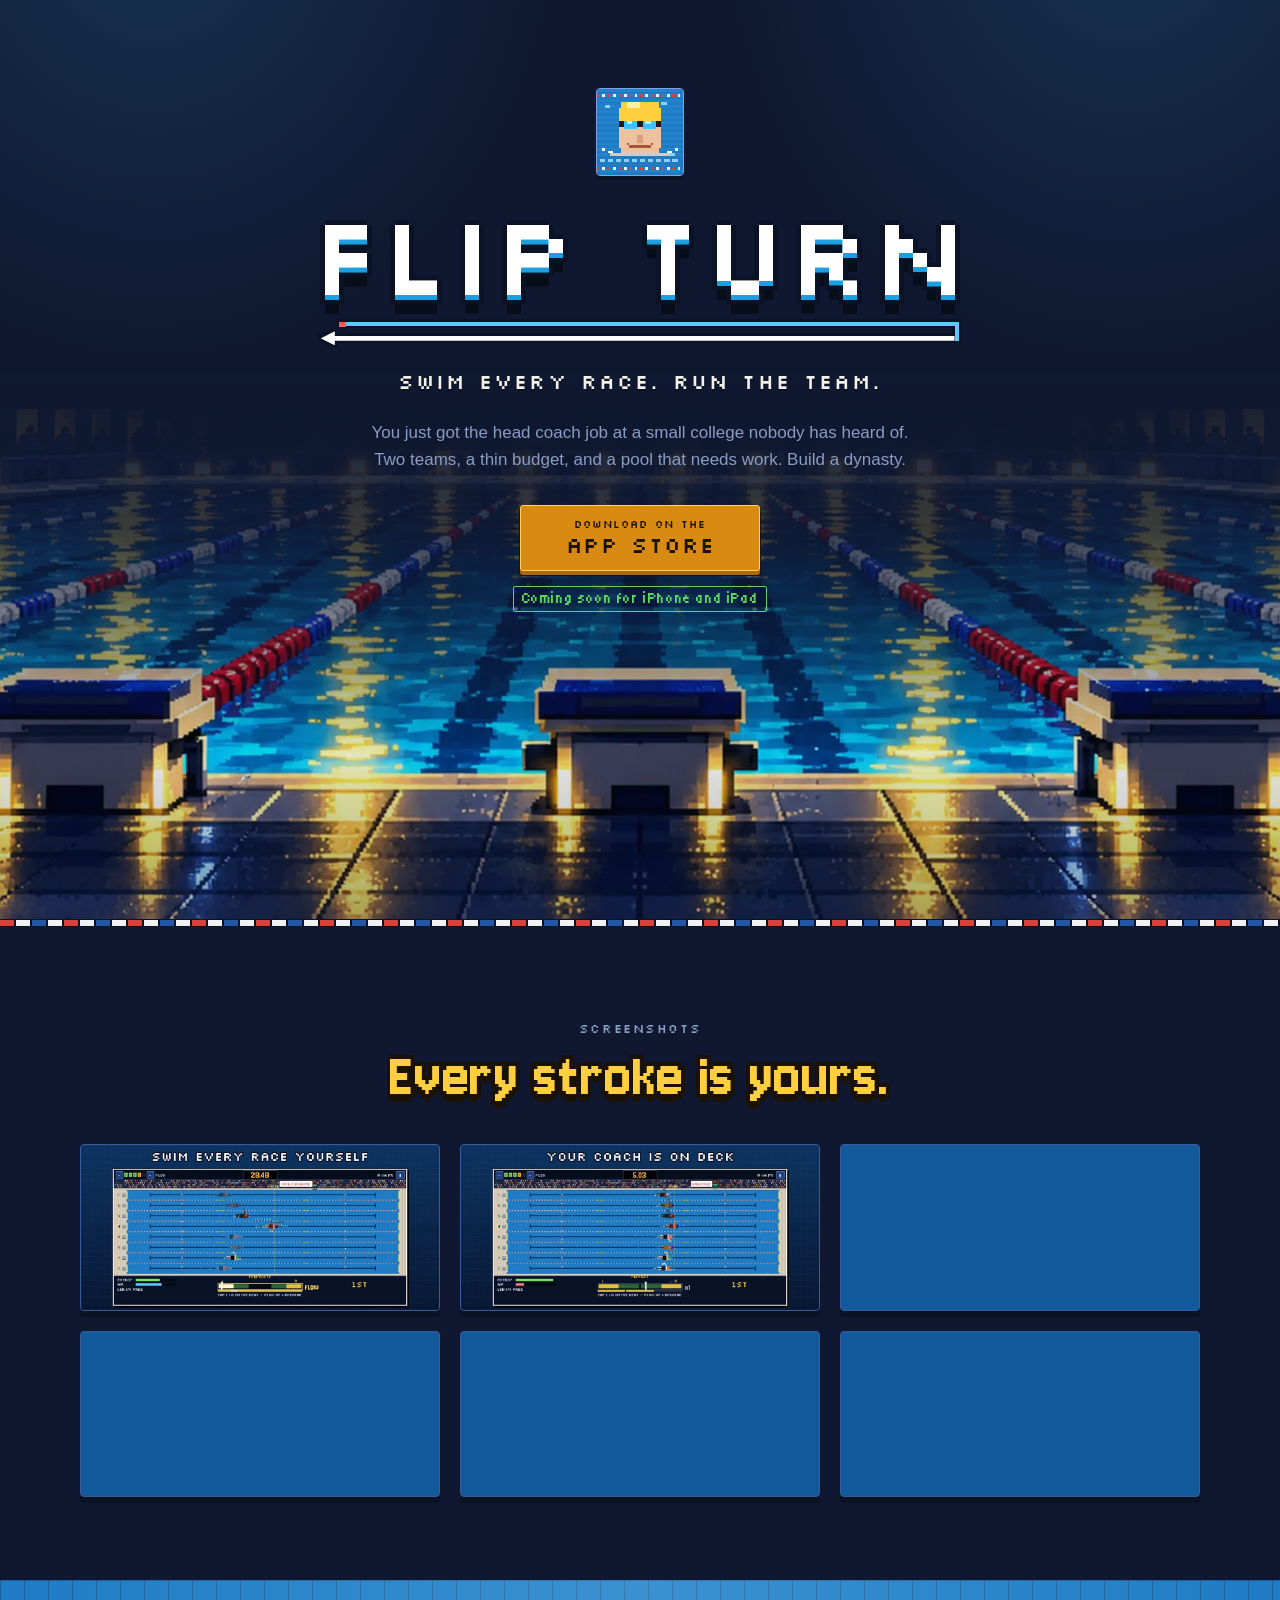
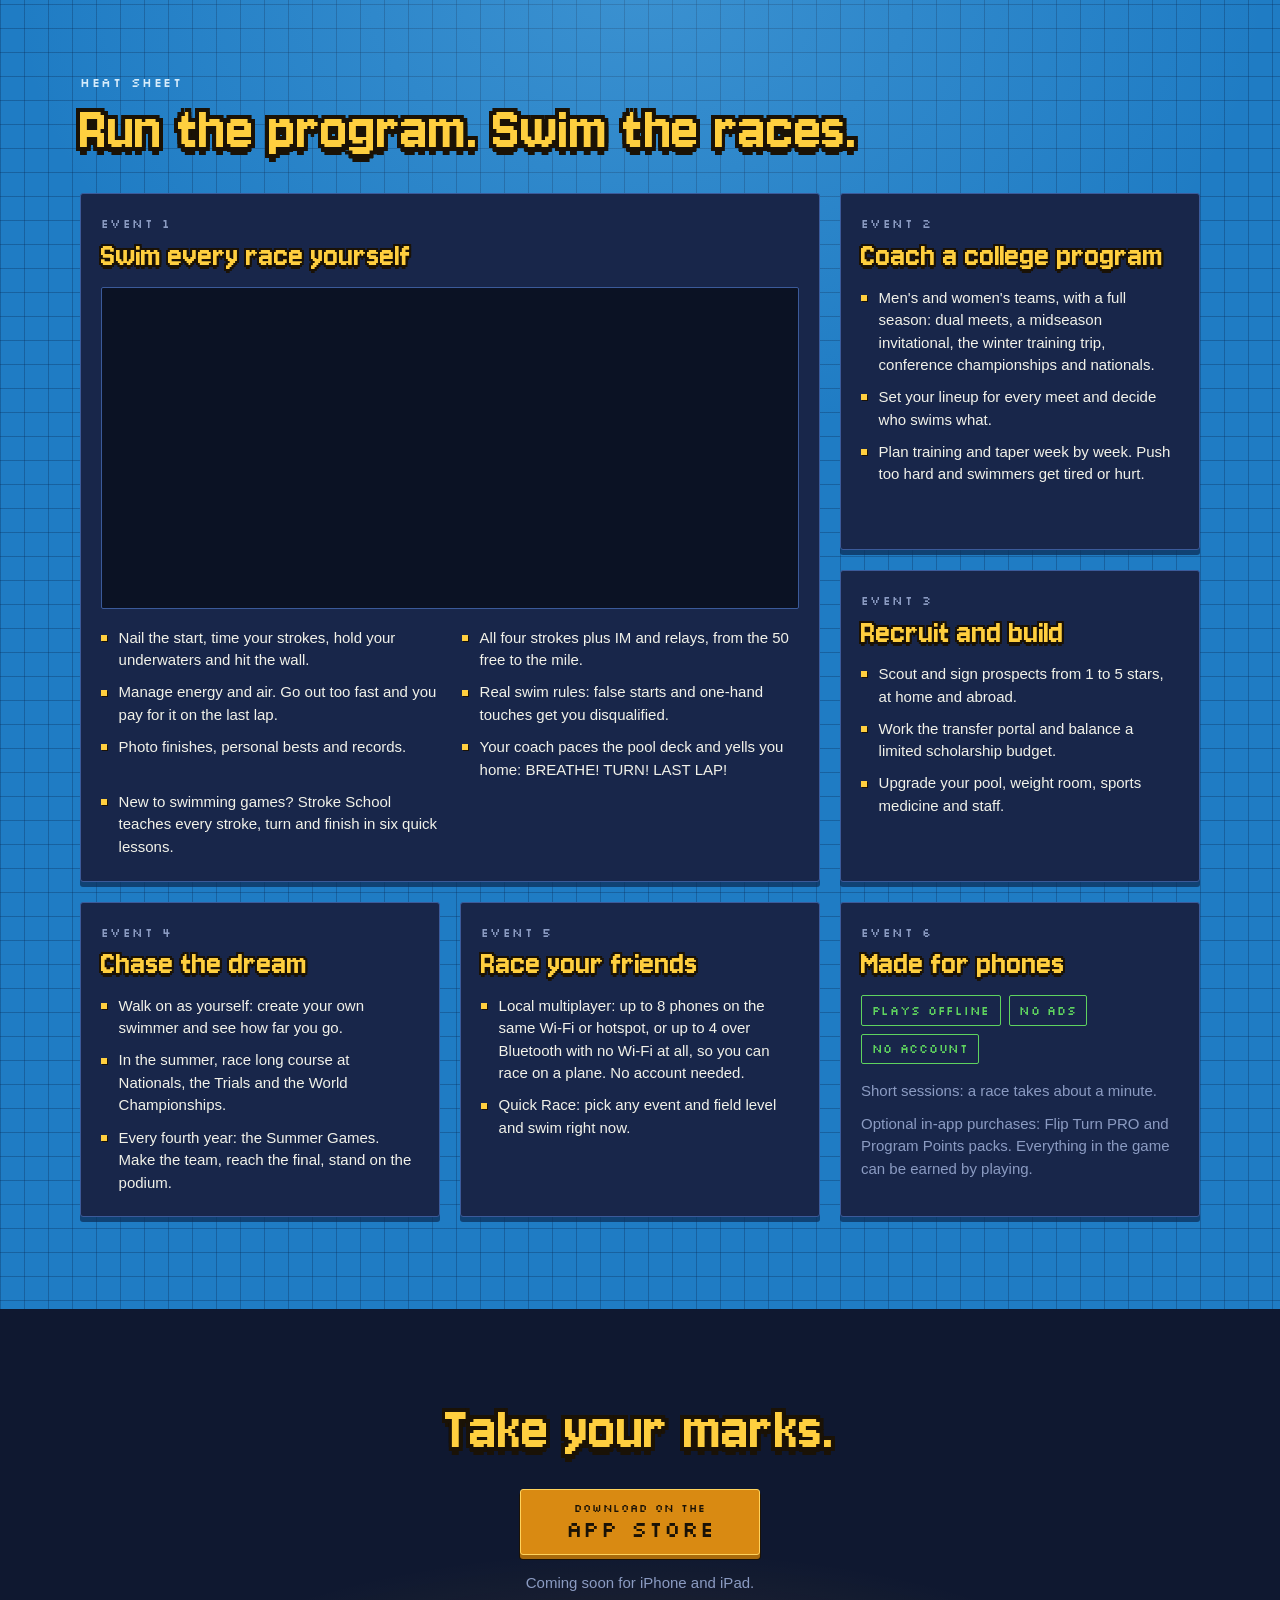
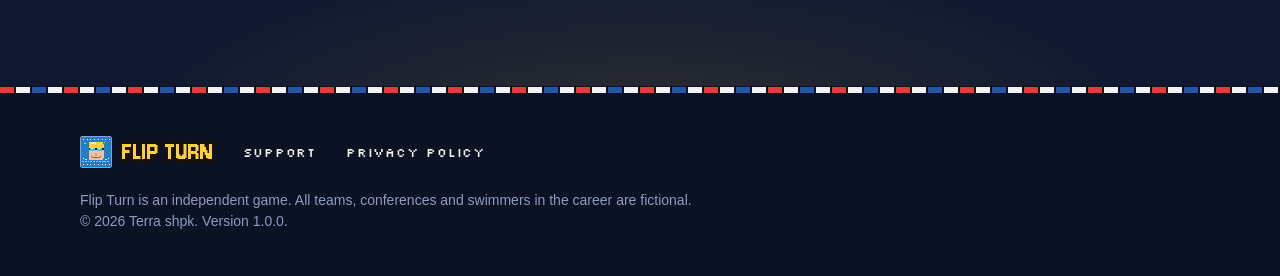
<file: index.html>
<!doctype html>
<html lang="en">
<head>
  <meta charset="utf-8">
  <meta name="viewport" content="width=device-width, initial-scale=1">
  <meta http-equiv="Content-Security-Policy" content="default-src 'none'; style-src 'self'; img-src 'self'; font-src 'self'; base-uri 'none'; form-action 'none'">
  <meta name="referrer" content="strict-origin-when-cross-origin">
  <title>Flip Turn: Retro Swimming</title>
  <meta name="description" content="Flip Turn is a pixel-art college swimming game for iPhone and iPad. Run the program, recruit and train your team, and swim every race yourself.">
  <meta name="robots" content="index, follow">
  <link rel="canonical" href="https://akikawasaki21.github.io/retroswim-site/">
  <meta name="theme-color" content="#0f1830">
  <meta name="color-scheme" content="dark">
  <!-- Smart App Banner: uncomment and put in the App Store ID once the app is live. -->
  <!-- <meta name="apple-itunes-app" content="app-id=0000000000"> -->
  <meta property="og:type" content="website">
  <meta property="og:site_name" content="Flip Turn">
  <meta property="og:title" content="Flip Turn: Retro Swimming">
  <meta property="og:description" content="Take a small college swim team from the bottom of the conference to the national podium. Swim every race yourself.">
  <meta property="og:url" content="https://akikawasaki21.github.io/retroswim-site/">
  <meta property="og:image" content="https://akikawasaki21.github.io/retroswim-site/assets/img/og.jpg">
  <meta property="og:image:width" content="1200">
  <meta property="og:image:height" content="630">
  <meta property="og:image:alt" content="The Flip Turn logo over the game's pixel-art pool, with swimmers racing in the lanes">
  <meta name="twitter:card" content="summary_large_image">
  <link rel="icon" href="favicon.ico" sizes="any">
  <link rel="icon" href="assets/img/icon-32.png" type="image/png" sizes="32x32">
  <link rel="apple-touch-icon" href="apple-touch-icon.png">
  <link rel="preload" href="assets/fonts/Jersey10-Regular.woff2" as="font" type="font/woff2" crossorigin>
  <link rel="stylesheet" href="assets/css/site.css">
</head>
<body>
  <a class="skip-link" href="#main">Skip to content</a>

  <header class="hero">
    <div class="container">
      <img class="hero__icon pixelated" src="assets/img/icon-192.png" width="88" height="88" alt="">
      <h1 class="logo" data-text="FLIP TURN"><span class="logo__fill">FLIP TURN</span></h1>
      <div class="logo-lap" aria-hidden="true"><span class="logo-lap__dot"></span></div>
      <p class="hero__tagline">Swim every race. Run the team.</p>
      <p class="hero__pitch">You just got the head coach job at a small college nobody has heard of. Two teams, a thin budget, and a pool that needs work. Build a dynasty.</p>
      <div class="hero__cta">
        <!-- Placeholder until the app is live: replace href with https://apps.apple.com/app/id<APP_ID> -->
        <a class="btn btn--primary btn--store" href="#">
          <span class="btn__small">Download on the</span>
          <span class="btn__big">App Store</span>
        </a>
        <span class="tag">Coming soon for iPhone and iPad</span>
      </div>
    </div>
  </header>

  <div class="lane-rope" role="presentation"></div>

  <main id="main">
    <section class="shots-section" aria-labelledby="shots-heading">
      <div class="container section-head section-head--center">
        <p class="eyebrow">Screenshots</p>
        <h2 class="headline" id="shots-heading">Every stroke is yours.</h2>
      </div>
      <ul class="shots" tabindex="0" aria-label="Screenshots, scroll sideways for more">
        <li><img src="assets/img/shots/01-race-flow.webp" width="1200" height="552" loading="lazy" decoding="async" alt="Swim every race yourself: a women's 100 freestyle in progress, with the FLOW meter below the pool and your coach on the deck calling for a breath."></li>
        <li><img src="assets/img/shots/02-race-breathe.webp" width="1200" height="552" loading="lazy" decoding="async" alt="Your coach is on deck: the coach yells BREATHE! as your air meter runs low in a 100 freestyle."></li>
        <li><img src="assets/img/shots/03-hub.webp" width="1200" height="552" loading="lazy" decoding="async" alt="Run a college program: the program hub with this week's meet, the athletic director's season goals, team menus and headlines."></li>
        <li><img src="assets/img/shots/04-training.webp" width="1200" height="552" loading="lazy" decoding="async" alt="Train hard, taper smart: training focus and intensity for the sprint, mid-distance and distance groups."></li>
        <li><img src="assets/img/shots/05-recruiting.webp" width="1200" height="552" loading="lazy" decoding="async" alt="Recruit the next star: the recruiting board with prospects, their ceilings and best high-school times."></li>
        <li><img src="assets/img/shots/06-multiplayer.webp" width="1200" height="552" loading="lazy" decoding="async" alt="Race friends, no Wi-Fi needed: the multiplayer screen with Bluetooth and Wi-Fi."></li>
      </ul>
    </section>

    <section class="pool" aria-labelledby="features-heading">
      <div class="container">
        <div class="section-head">
          <p class="eyebrow">Heat sheet</p>
          <h2 class="headline" id="features-heading">Run the program. Swim the races.</h2>
        </div>

        <ul class="bento">
          <li class="card card--race">
            <p class="card__event">Event 1</p>
            <h3 class="card__title">Swim every race yourself</h3>
            <figure class="card__media">
              <img class="pixelated" src="assets/img/race.webp" width="1758" height="810" loading="lazy" decoding="async" alt="A women's 100 freestyle in progress, eight swimmers on the third length, with the energy and air meters and the FLOW multiplier below the pool.">
            </figure>
            <ul class="ticks">
              <li>Nail the start, time your strokes, hold your underwaters and hit the wall.</li>
              <li>All four strokes plus IM and relays, from the 50 free to the mile.</li>
              <li>Manage energy and air. Go out too fast and you pay for it on the last lap.</li>
              <li>Real swim rules: false starts and one-hand touches get you disqualified.</li>
              <li>Photo finishes, personal bests and records.</li>
              <li>Your coach paces the pool deck and yells you home: BREATHE! TURN! LAST LAP!</li>
              <li>New to swimming games? Stroke School teaches every stroke, turn and finish in six quick lessons.</li>
            </ul>
          </li>

          <li class="card">
            <p class="card__event">Event 2</p>
            <h3 class="card__title">Coach a college program</h3>
            <ul class="ticks">
              <li>Men's and women's teams, with a full season: dual meets, a midseason invitational, the winter training trip, conference championships and nationals.</li>
              <li>Set your lineup for every meet and decide who swims what.</li>
              <li>Plan training and taper week by week. Push too hard and swimmers get tired or hurt.</li>
            </ul>
          </li>

          <li class="card">
            <p class="card__event">Event 3</p>
            <h3 class="card__title">Recruit and build</h3>
            <ul class="ticks">
              <li>Scout and sign prospects from 1 to 5 stars, at home and abroad.</li>
              <li>Work the transfer portal and balance a limited scholarship budget.</li>
              <li>Upgrade your pool, weight room, sports medicine and staff.</li>
            </ul>
          </li>

          <li class="card">
            <p class="card__event">Event 4</p>
            <h3 class="card__title">Chase the dream</h3>
            <ul class="ticks">
              <li>Walk on as yourself: create your own swimmer and see how far you go.</li>
              <li>In the summer, race long course at Nationals, the Trials and the World Championships.</li>
              <li>Every fourth year: the Summer Games. Make the team, reach the final, stand on the podium.</li>
            </ul>
          </li>

          <li class="card">
            <p class="card__event">Event 5</p>
            <h3 class="card__title">Race your friends</h3>
            <ul class="ticks">
              <li>Local multiplayer: up to 8 phones on the same Wi-Fi or hotspot, or up to 4 over Bluetooth with no Wi-Fi at all, so you can race on a plane. No account needed.</li>
              <li>Quick Race: pick any event and field level and swim right now.</li>
            </ul>
          </li>

          <li class="card card--phones">
            <p class="card__event">Event 6</p>
            <h3 class="card__title">Made for phones</h3>
            <ul class="chips">
              <li>Plays offline</li>
              <li>No ads</li>
              <li>No account</li>
            </ul>
            <p class="card__note">Short sessions: a race takes about a minute.</p>
            <p class="card__note">Optional in-app purchases: Flip Turn PRO and Program Points packs. Everything in the game can be earned by playing.</p>
          </li>
        </ul>
      </div>
    </section>

    <section class="finish" aria-labelledby="finish-heading">
      <div class="container">
        <h2 class="headline" id="finish-heading">Take your marks.</h2>
        <a class="btn btn--primary btn--store" href="#">
          <span class="btn__small">Download on the</span>
          <span class="btn__big">App Store</span>
        </a>
        <p class="finish__note">Coming soon for iPhone and iPad.</p>
      </div>
    </section>
  </main>

  <footer class="site-footer">
    <div class="lane-rope" role="presentation"></div>
    <div class="container footer__inner">
      <a class="brand" href="./"><img class="pixelated" src="assets/img/icon-32.png" width="32" height="32" alt=""><span>FLIP TURN</span></a>
      <nav aria-label="Footer">
        <ul class="nav">
          <li><a href="support/">Support</a></li>
          <li><a href="privacy/">Privacy Policy</a></li>
        </ul>
      </nav>
      <p class="footer__fine">Flip Turn is an independent game. All teams, conferences and swimmers in the career are fictional.<br>&copy; 2026 Terra shpk. Version 1.0.0.</p>
    </div>
  </footer>
</body>
</html>
</file>
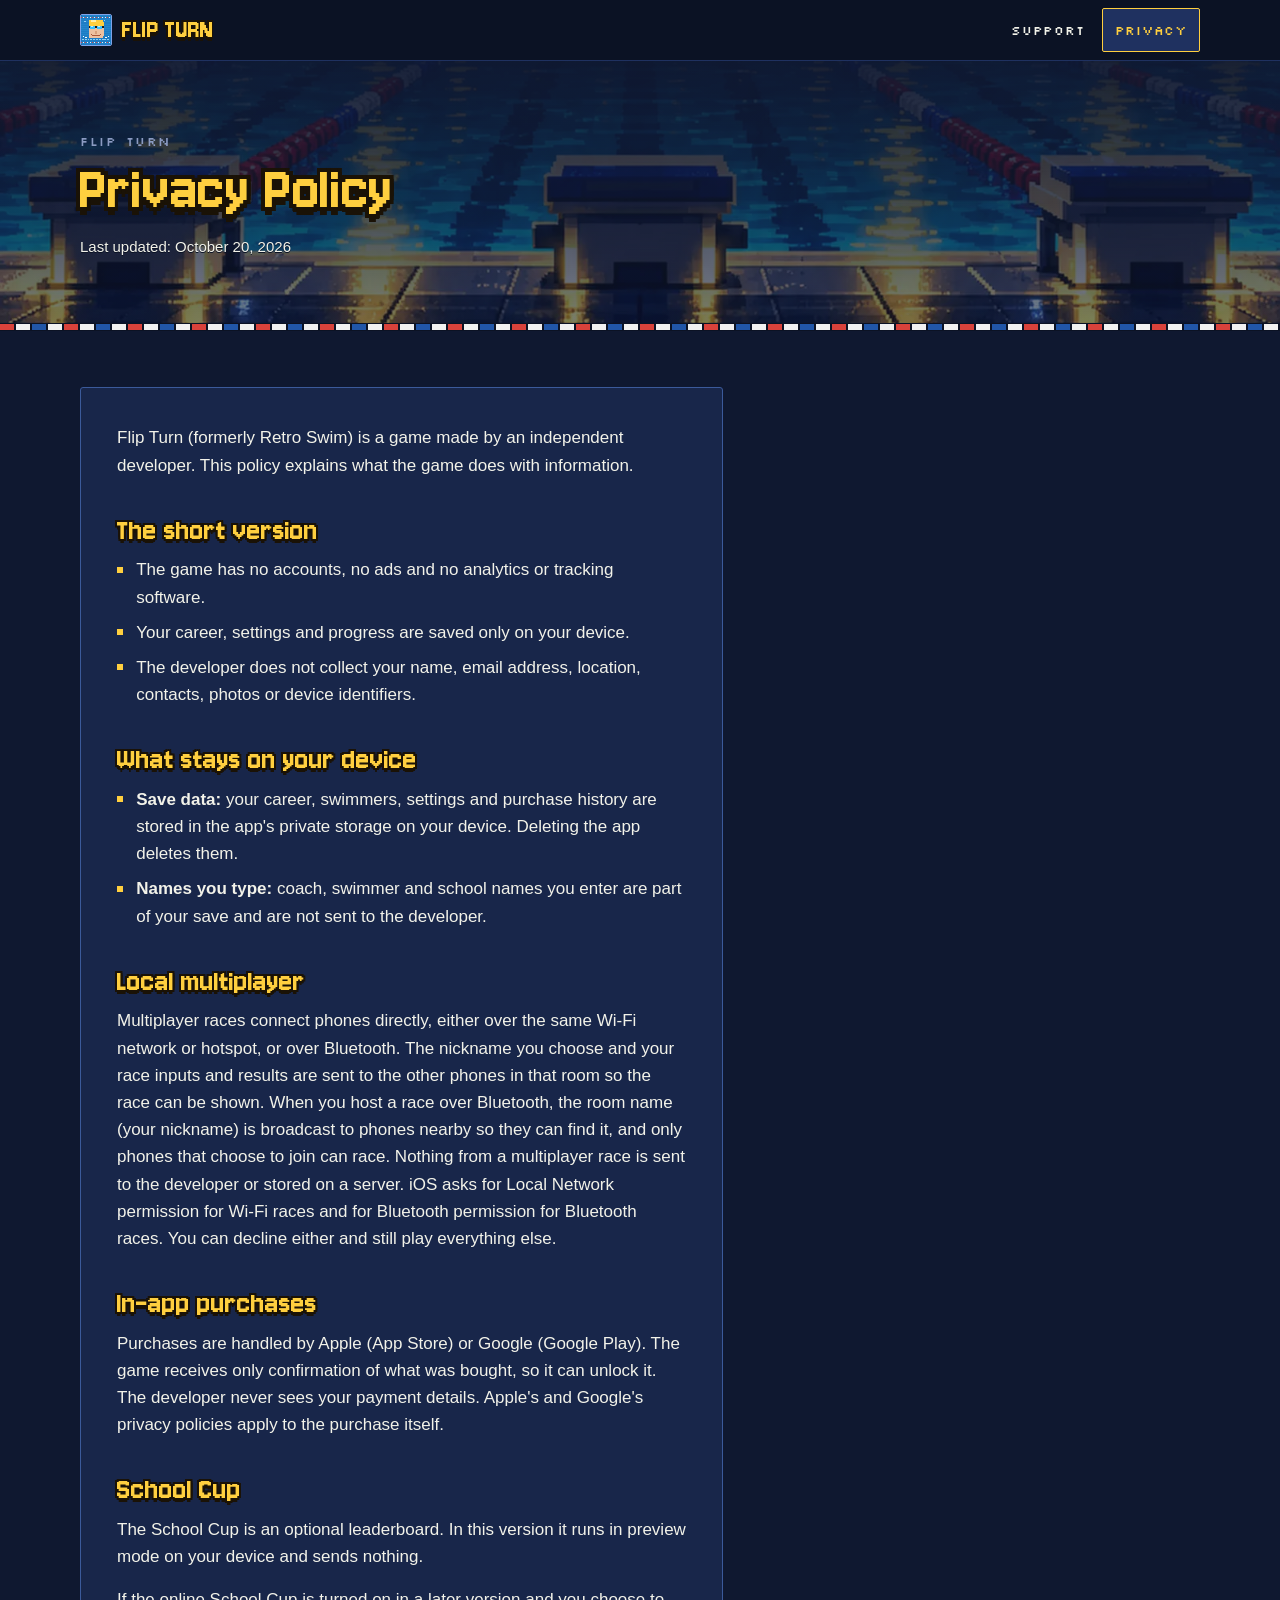
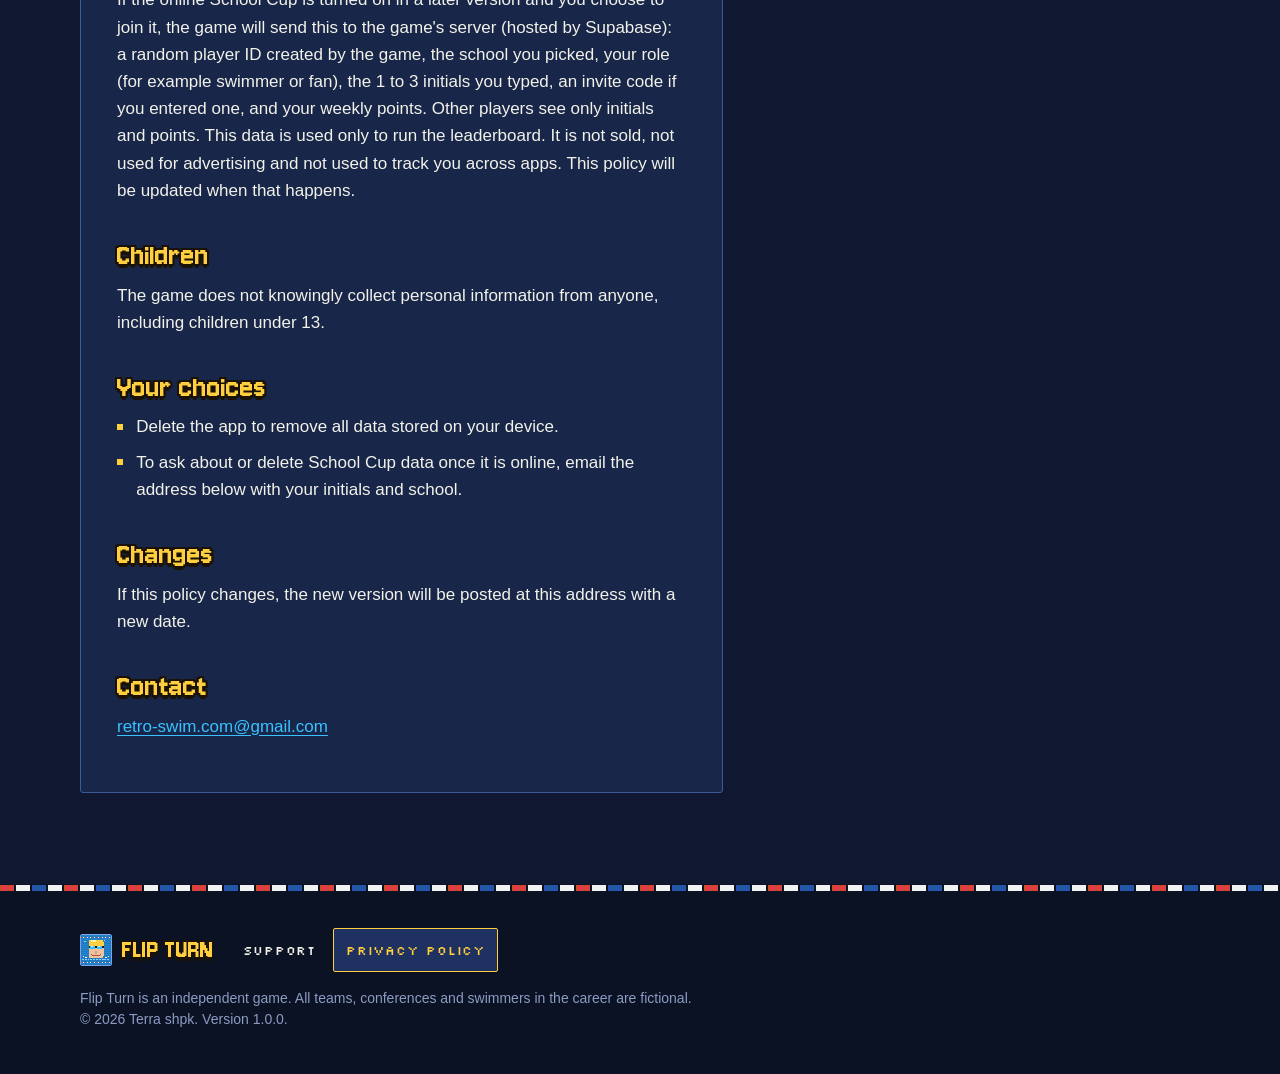
<file: privacy/index.html>
<!doctype html>
<html lang="en">
<head>
  <meta charset="utf-8">
  <meta name="viewport" content="width=device-width, initial-scale=1">
  <meta http-equiv="Content-Security-Policy" content="default-src 'none'; style-src 'self'; img-src 'self'; font-src 'self'; base-uri 'none'; form-action 'none'">
  <meta name="referrer" content="strict-origin-when-cross-origin">
  <title>Privacy Policy | Flip Turn</title>
  <meta name="description" content="Flip Turn privacy policy. No accounts, no ads, no analytics or tracking. Your career and progress are saved only on your device.">
  <meta name="robots" content="index, follow">
  <link rel="canonical" href="https://akikawasaki21.github.io/retroswim-site/privacy/">
  <meta name="theme-color" content="#0f1830">
  <meta name="color-scheme" content="dark">
  <meta property="og:type" content="website">
  <meta property="og:site_name" content="Flip Turn">
  <meta property="og:title" content="Flip Turn Privacy Policy">
  <meta property="og:url" content="https://akikawasaki21.github.io/retroswim-site/privacy/">
  <meta property="og:image" content="https://akikawasaki21.github.io/retroswim-site/assets/img/og.jpg">
  <link rel="icon" href="../favicon.ico" sizes="any">
  <link rel="icon" href="../assets/img/icon-32.png" type="image/png" sizes="32x32">
  <link rel="apple-touch-icon" href="../apple-touch-icon.png">
  <link rel="preload" href="../assets/fonts/Jersey10-Regular.woff2" as="font" type="font/woff2" crossorigin>
  <link rel="stylesheet" href="../assets/css/site.css">
</head>
<body>
  <a class="skip-link" href="#main">Skip to content</a>

  <header class="topbar">
    <div class="container topbar__inner">
      <a class="brand" href="../"><img class="pixelated" src="../assets/img/icon-32.png" width="32" height="32" alt=""><span>FLIP TURN</span></a>
      <nav aria-label="Main">
        <ul class="nav">
          <li><a href="../support/">Support</a></li>
          <li><a href="./" aria-current="page">Privacy</a></li>
        </ul>
      </nav>
    </div>
  </header>

  <div class="page-head">
    <div class="container">
      <p class="eyebrow">Flip Turn</p>
      <h1 class="headline">Privacy Policy</h1>
      <p class="page-head__meta">Last updated: October 20, 2026</p>
    </div>
  </div>
  <div class="lane-rope" role="presentation"></div>

  <main id="main" class="page-body">
    <div class="container">
      <article class="panel prose">
        <p>Flip Turn (formerly Retro Swim) is a game made by an independent developer. This policy explains what the game does with information.</p>

        <h2>The short version</h2>
        <ul>
          <li>The game has no accounts, no ads and no analytics or tracking software.</li>
          <li>Your career, settings and progress are saved only on your device.</li>
          <li>The developer does not collect your name, email address, location, contacts, photos or device identifiers.</li>
        </ul>

        <h2>What stays on your device</h2>
        <ul>
          <li><strong>Save data:</strong> your career, swimmers, settings and purchase history are stored in the app's private storage on your device. Deleting the app deletes them.</li>
          <li><strong>Names you type:</strong> coach, swimmer and school names you enter are part of your save and are not sent to the developer.</li>
        </ul>

        <h2>Local multiplayer</h2>
        <p>Multiplayer races connect phones directly, either over the same Wi-Fi network or hotspot, or over Bluetooth. The nickname you choose and your race inputs and results are sent to the other phones in that room so the race can be shown. When you host a race over Bluetooth, the room name (your nickname) is broadcast to phones nearby so they can find it, and only phones that choose to join can race. Nothing from a multiplayer race is sent to the developer or stored on a server. iOS asks for Local Network permission for Wi-Fi races and for Bluetooth permission for Bluetooth races. You can decline either and still play everything else.</p>

        <h2>In-app purchases</h2>
        <p>Purchases are handled by Apple (App Store) or Google (Google Play). The game receives only confirmation of what was bought, so it can unlock it. The developer never sees your payment details. Apple's and Google's privacy policies apply to the purchase itself.</p>

        <h2>School Cup</h2>
        <p>The School Cup is an optional leaderboard. In this version it runs in preview mode on your device and sends nothing.</p>
        <p>If the online School Cup is turned on in a later version and you choose to join it, the game will send this to the game's server (hosted by Supabase): a random player ID created by the game, the school you picked, your role (for example swimmer or fan), the 1 to 3 initials you typed, an invite code if you entered one, and your weekly points. Other players see only initials and points. This data is used only to run the leaderboard. It is not sold, not used for advertising and not used to track you across apps. This policy will be updated when that happens.</p>

        <h2>Children</h2>
        <p>The game does not knowingly collect personal information from anyone, including children under 13.</p>

        <h2>Your choices</h2>
        <ul>
          <li>Delete the app to remove all data stored on your device.</li>
          <li>To ask about or delete School Cup data once it is online, email the address below with your initials and school.</li>
        </ul>

        <h2>Changes</h2>
        <p>If this policy changes, the new version will be posted at this address with a new date.</p>

        <h2>Contact</h2>
        <p><a href="mailto:retro-swim.com@gmail.com">retro-swim.com@gmail.com</a></p>
      </article>
    </div>
  </main>

  <footer class="site-footer">
    <div class="lane-rope" role="presentation"></div>
    <div class="container footer__inner">
      <a class="brand" href="../"><img class="pixelated" src="../assets/img/icon-32.png" width="32" height="32" alt=""><span>FLIP TURN</span></a>
      <nav aria-label="Footer">
        <ul class="nav">
          <li><a href="../support/">Support</a></li>
          <li><a href="./" aria-current="page">Privacy Policy</a></li>
        </ul>
      </nav>
      <p class="footer__fine">Flip Turn is an independent game. All teams, conferences and swimmers in the career are fictional.<br>&copy; 2026 Terra shpk. Version 1.0.0.</p>
    </div>
  </footer>
</body>
</html>
</file>
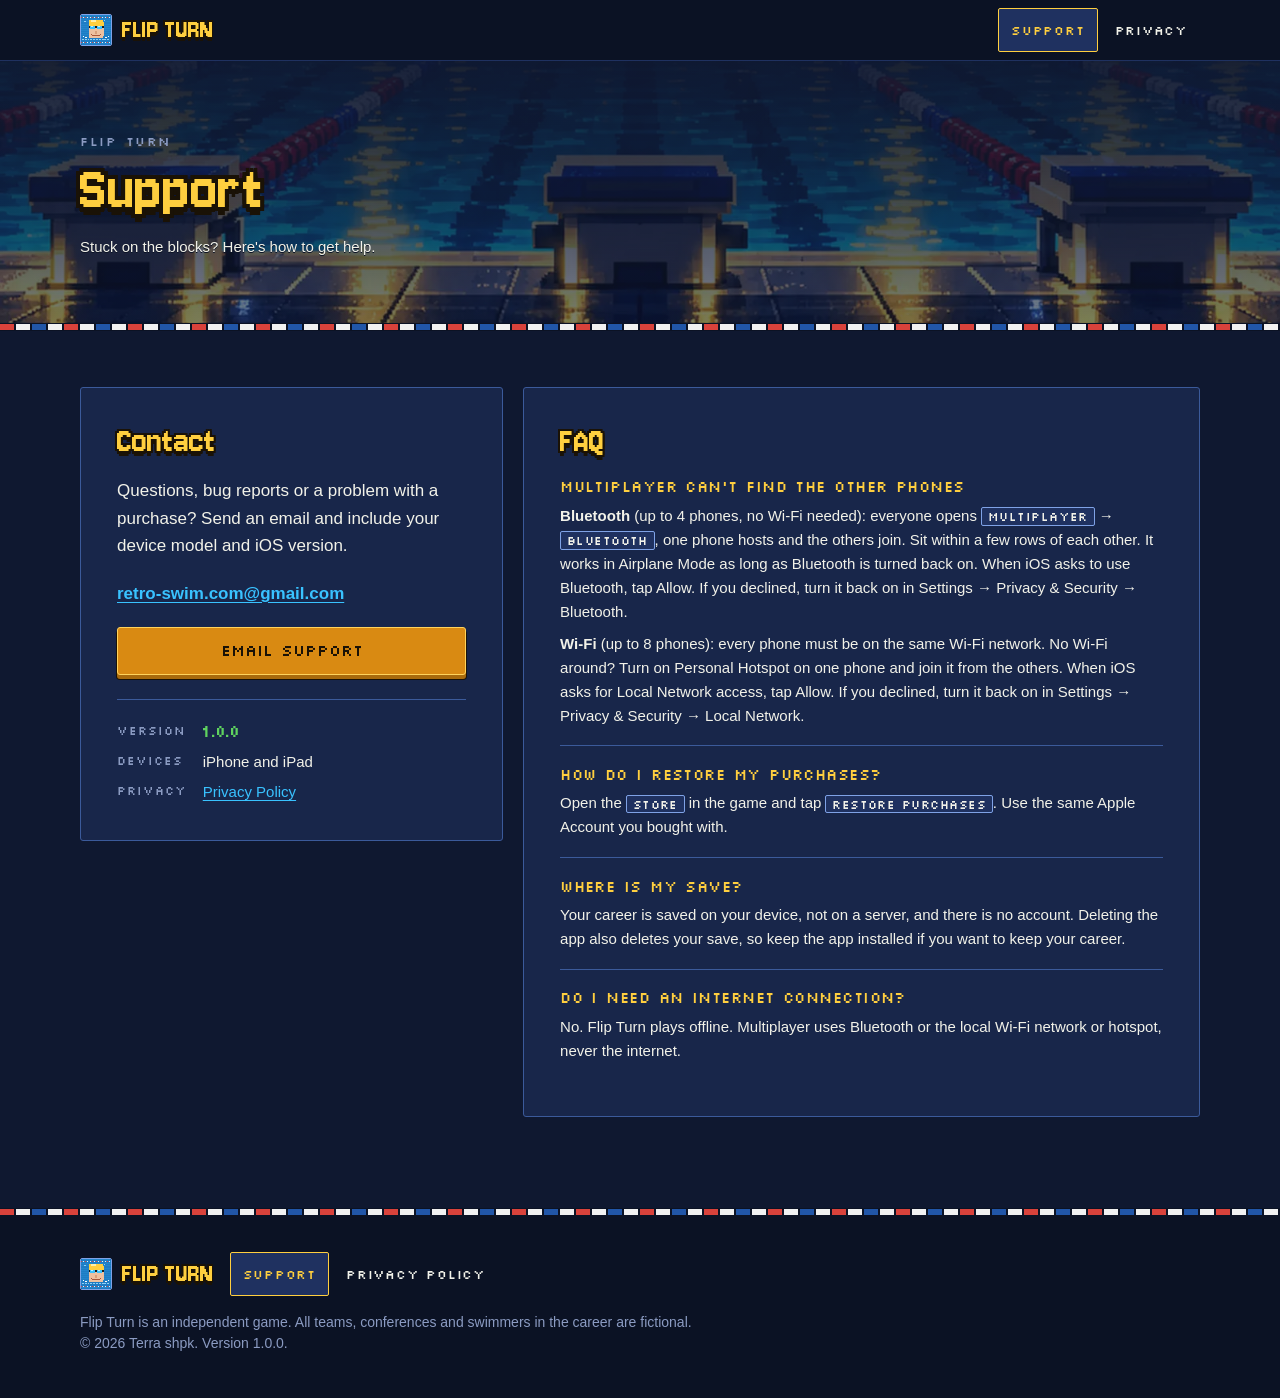
<file: support/index.html>
<!doctype html>
<html lang="en">
<head>
  <meta charset="utf-8">
  <meta name="viewport" content="width=device-width, initial-scale=1">
  <meta http-equiv="Content-Security-Policy" content="default-src 'none'; style-src 'self'; img-src 'self'; font-src 'self'; base-uri 'none'; form-action 'none'">
  <meta name="referrer" content="strict-origin-when-cross-origin">
  <title>Support | Flip Turn</title>
  <meta name="description" content="Get help with Flip Turn: contact email, Bluetooth and Wi-Fi multiplayer, restoring purchases and save data.">
  <meta name="robots" content="index, follow">
  <link rel="canonical" href="https://akikawasaki21.github.io/retroswim-site/support/">
  <meta name="theme-color" content="#0f1830">
  <meta name="color-scheme" content="dark">
  <meta property="og:type" content="website">
  <meta property="og:site_name" content="Flip Turn">
  <meta property="og:title" content="Flip Turn Support">
  <meta property="og:url" content="https://akikawasaki21.github.io/retroswim-site/support/">
  <meta property="og:image" content="https://akikawasaki21.github.io/retroswim-site/assets/img/og.jpg">
  <link rel="icon" href="../favicon.ico" sizes="any">
  <link rel="icon" href="../assets/img/icon-32.png" type="image/png" sizes="32x32">
  <link rel="apple-touch-icon" href="../apple-touch-icon.png">
  <link rel="preload" href="../assets/fonts/Jersey10-Regular.woff2" as="font" type="font/woff2" crossorigin>
  <link rel="stylesheet" href="../assets/css/site.css">
</head>
<body>
  <a class="skip-link" href="#main">Skip to content</a>

  <header class="topbar">
    <div class="container topbar__inner">
      <a class="brand" href="../"><img class="pixelated" src="../assets/img/icon-32.png" width="32" height="32" alt=""><span>FLIP TURN</span></a>
      <nav aria-label="Main">
        <ul class="nav">
          <li><a href="./" aria-current="page">Support</a></li>
          <li><a href="../privacy/">Privacy</a></li>
        </ul>
      </nav>
    </div>
  </header>

  <div class="page-head">
    <div class="container">
      <p class="eyebrow">Flip Turn</p>
      <h1 class="headline">Support</h1>
      <p class="page-head__meta">Stuck on the blocks? Here's how to get help.</p>
    </div>
  </div>
  <div class="lane-rope" role="presentation"></div>

  <main id="main" class="page-body">
    <div class="container support-grid">
      <section class="panel contact" aria-labelledby="contact-heading">
        <h2 class="panel__title" id="contact-heading">Contact</h2>
        <p>Questions, bug reports or a problem with a purchase? Send an email and include your device model and iOS version.</p>
        <a class="contact__email" href="mailto:retro-swim.com@gmail.com">retro-swim.com@gmail.com</a>
        <a class="btn btn--primary" href="mailto:retro-swim.com@gmail.com?subject=Flip%20Turn%20support">Email support</a>
        <dl class="facts">
          <dt>Version</dt>
          <dd class="version">1.0.0</dd>
          <dt>Devices</dt>
          <dd>iPhone and iPad</dd>
          <dt>Privacy</dt>
          <dd><a href="../privacy/">Privacy Policy</a></dd>
        </dl>
      </section>

      <section class="panel" aria-labelledby="faq-heading">
        <h2 class="panel__title" id="faq-heading">FAQ</h2>
        <ul class="faq">
          <li>
            <h3>Multiplayer can't find the other phones</h3>
            <p><strong>Bluetooth</strong> (up to 4 phones, no Wi-Fi needed): everyone opens <span class="key">MULTIPLAYER</span> &rarr; <span class="key">BLUETOOTH</span>, one phone hosts and the others join. Sit within a few rows of each other. It works in Airplane Mode as long as Bluetooth is turned back on. When iOS asks to use Bluetooth, tap Allow. If you declined, turn it back on in Settings &rarr; Privacy &amp; Security &rarr; Bluetooth.</p>
            <p><strong>Wi-Fi</strong> (up to 8 phones): every phone must be on the same Wi-Fi network. No Wi-Fi around? Turn on Personal Hotspot on one phone and join it from the others. When iOS asks for Local Network access, tap Allow. If you declined, turn it back on in Settings &rarr; Privacy &amp; Security &rarr; Local Network.</p>
          </li>
          <li>
            <h3>How do I restore my purchases?</h3>
            <p>Open the <span class="key">STORE</span> in the game and tap <span class="key">RESTORE PURCHASES</span>. Use the same Apple Account you bought with.</p>
          </li>
          <li>
            <h3>Where is my save?</h3>
            <p>Your career is saved on your device, not on a server, and there is no account. Deleting the app also deletes your save, so keep the app installed if you want to keep your career.</p>
          </li>
          <li>
            <h3>Do I need an internet connection?</h3>
            <p>No. Flip Turn plays offline. Multiplayer uses Bluetooth or the local Wi-Fi network or hotspot, never the internet.</p>
          </li>
        </ul>
      </section>
    </div>
  </main>

  <footer class="site-footer">
    <div class="lane-rope" role="presentation"></div>
    <div class="container footer__inner">
      <a class="brand" href="../"><img class="pixelated" src="../assets/img/icon-32.png" width="32" height="32" alt=""><span>FLIP TURN</span></a>
      <nav aria-label="Footer">
        <ul class="nav">
          <li><a href="./" aria-current="page">Support</a></li>
          <li><a href="../privacy/">Privacy Policy</a></li>
        </ul>
      </nav>
      <p class="footer__fine">Flip Turn is an independent game. All teams, conferences and swimmers in the career are fictional.<br>&copy; 2026 Terra shpk. Version 1.0.0.</p>
    </div>
  </footer>
</body>
</html>
</file>
<file: assets/css/site.css>
/* Flip Turn site (formerly Retro Swim). Palette and fonts come from the game (game/src/autoload/ui.gd). */

@font-face {
  font-family: "Jersey 10";
  src: url("../fonts/Jersey10-Regular.woff2") format("woff2");
  font-display: swap;
}
@font-face {
  font-family: "Silkscreen";
  src: url("../fonts/Silkscreen-Regular.woff2") format("woff2");
  font-display: swap;
}
@font-face {
  font-family: "Tiny5";
  src: url("../fonts/Tiny5-Regular.woff2") format("woff2");
  font-display: swap;
}

:root {
  color-scheme: dark;

  --bg: #0f1830;
  --bg-deep: #0b1224;
  --panel: #18264a;
  --panel-2: #1f3160;
  --border: #3b5a9a;
  --border-hi: #7fa2e6;
  --text: #f2f2e9;
  --dim: #8b9bc2;
  --gold: #ffcf3f;
  --gold-art: #ffd35c;
  --gold-light: #fff0a8;
  --gold-btn: #d98a12;
  --gold-btn-hover: #eb9c1e;
  --gold-btn-down: #a86a0c;
  --ink: #1a1206;
  --accent: #39c2ff;
  --good: #5fd35f;
  --water: #1f7cc4;
  --water-deep: #135a9c;
  --tile-line: rgb(11 47 90 / 0.35);
  --lane-red: #d9423b;
  --lane-white: #f1f1f1;
  --lane-blue: #2156a8;

  /* The game's logo colours (title.gd). */
  --logo-ink: #0a1226;
  --logo-drop: #1b9fe0;
  --logo-lane: #5cc8ff;
  --logo-cap: #ff5a4f;

  --font-display: "Jersey 10", "Silkscreen", ui-monospace, monospace;
  --font-caps: "Silkscreen", ui-monospace, monospace;
  --font-pixel: "Tiny5", "Silkscreen", ui-monospace, monospace;
  --font-body: -apple-system, BlinkMacSystemFont, "Segoe UI", Roboto, "Helvetica Neue", Arial, sans-serif;

  --text-sm: 0.9375rem;
  --text-base: 1.0625rem;
  --text-h2: clamp(2.5rem, 1.9rem + 3vw, 4rem);
  --text-logo: clamp(2.75rem, 0.6rem + 11.2vw, 7rem);   /* FLIP TURN is 5.9em wide in Silkscreen: fits 320 px */

  --gutter: 16px;
  --radius: 3px;
  --space-section: clamp(3.5rem, 2.5rem + 4vw, 6.5rem);
  --ease-out: cubic-bezier(0.23, 1, 0.32, 1);

  /* Hard pixel outline, like the gold headlines in the store art. */
  --outline: 0 -0.06em 0 var(--ink), 0.06em 0 0 var(--ink), 0 0.06em 0 var(--ink),
    -0.06em 0 0 var(--ink), 0.06em 0.06em 0 var(--ink), -0.06em 0.06em 0 var(--ink),
    0.06em -0.06em 0 var(--ink), -0.06em -0.06em 0 var(--ink), 0 0.13em 0 var(--ink);
}

*,
*::before,
*::after {
  box-sizing: border-box;
}

html {
  -webkit-text-size-adjust: 100%;
  text-size-adjust: 100%;
}

body {
  margin: 0;
  background: var(--bg);
  color: var(--text);
  font-family: var(--font-body);
  font-size: var(--text-base);
  line-height: 1.6;
  overflow-wrap: break-word;
}

img {
  display: block;
  max-width: 100%;
  height: auto;
}

a {
  color: var(--accent);
  text-underline-offset: 0.18em;
}
a:hover {
  color: #8fdcff;
}

:focus-visible {
  outline: 2px solid var(--gold);
  outline-offset: 3px;
}

.container {
  width: min(100% - 2 * var(--gutter), 1120px);
  margin-inline: auto;
}

.skip-link {
  position: absolute;
  left: var(--gutter);
  top: -100px;
  z-index: 10;
  padding: 10px 14px;
  background: var(--gold-btn);
  color: var(--ink);
  font-family: var(--font-caps);
  text-decoration: none;
}
.skip-link:focus {
  top: var(--gutter);
}

.pixelated {
  image-rendering: pixelated;
}

/* ---------- Shared pieces ---------- */

.lane-rope {
  height: 8px;
  background: repeating-linear-gradient(
    90deg,
    var(--lane-red) 0 14px,
    var(--bg-deep) 14px 16px,
    var(--lane-white) 16px 30px,
    var(--bg-deep) 30px 32px,
    var(--lane-blue) 32px 46px,
    var(--bg-deep) 46px 48px,
    var(--lane-white) 48px 62px,
    var(--bg-deep) 62px 64px
  );
  border-block: 1px solid var(--bg-deep);
}

.eyebrow {
  margin: 0 0 0.5rem;
  font-family: var(--font-caps);
  font-size: 0.8125rem;
  letter-spacing: 0.12em;
  text-transform: uppercase;
  color: var(--dim);
}

.headline {
  margin: 0;
  font-family: var(--font-display);
  font-weight: 400;
  font-size: var(--text-h2);
  line-height: 0.95;
  letter-spacing: 0.01em;
  color: var(--gold);
  text-shadow: var(--outline);
  text-wrap: balance;
}

.btn {
  display: inline-flex;
  align-items: center;
  justify-content: center;
  gap: 0.6rem;
  min-height: 48px;
  padding: 0.7rem 1.25rem;
  border: 1px solid transparent;
  border-radius: var(--radius);
  font-family: var(--font-caps);
  font-size: 1rem;
  line-height: 1.1;
  text-transform: uppercase;
  text-decoration: none;
  cursor: pointer;
  transition: transform 120ms var(--ease-out), box-shadow 120ms var(--ease-out),
    background-color 120ms var(--ease-out);
}

/* The game's primary button: gold fill, lighter gold 1px border, dark text. */
.btn--primary {
  background: var(--gold-btn);
  border-color: var(--gold-art);
  color: var(--ink);
  box-shadow: 0 4px 0 var(--gold-btn-down), 0 4px 0 1px var(--ink);
}
.btn--primary:hover {
  background: var(--gold-btn-hover);
  border-color: var(--gold-light);
  color: var(--ink);
}
.btn--primary:active {
  background: var(--gold-btn-down);
  color: #fff;
  transform: translateY(3px);
  box-shadow: 0 1px 0 var(--gold-btn-down), 0 1px 0 1px var(--ink);
}

.btn--store {
  flex-direction: column;
  gap: 0.2rem;
  min-width: 15rem;
  padding: 0.75rem 1.5rem 0.8rem;
}
.btn__small {
  font-size: 0.6875rem;
  letter-spacing: 0.08em;
}
.btn__big {
  font-size: 1.375rem;
  letter-spacing: 0.04em;
}

.tag {
  display: inline-block;
  padding: 0.15rem 0.5rem;
  border: 1px solid var(--good);
  border-radius: 2px;
  color: var(--good);
  font-family: var(--font-pixel);
  font-size: 0.9375rem;
  line-height: 1.3;
  letter-spacing: 0.04em;
}

/* ---------- Home: hero (night arena) ---------- */

.hero {
  position: relative;
  isolation: isolate;
  padding: clamp(2.5rem, 1.5rem + 5vw, 5.5rem) 0 clamp(11rem, 8rem + 14vw, 20rem);
  text-align: center;
  background:
    radial-gradient(ellipse 55% 60% at 12% -10%, rgb(57 194 255 / 0.16), transparent 70%),
    radial-gradient(ellipse 55% 60% at 88% -10%, rgb(57 194 255 / 0.16), transparent 70%),
    linear-gradient(to bottom, var(--bg) 0 38%, rgb(15 24 48 / 0.82) 58%, rgb(15 24 48 / 0.1) 82%, rgb(15 24 48 / 0.35) 100%),
    url("../img/arena-900.webp") center bottom / max(100%, 980px) auto no-repeat,
    var(--bg);
}
@media (min-width: 900px) {
  .hero {
    background:
      radial-gradient(ellipse 45% 70% at 12% -10%, rgb(57 194 255 / 0.16), transparent 70%),
      radial-gradient(ellipse 45% 70% at 88% -10%, rgb(57 194 255 / 0.16), transparent 70%),
      linear-gradient(to bottom, var(--bg) 0 38%, rgb(15 24 48 / 0.82) 58%, rgb(15 24 48 / 0.1) 82%, rgb(15 24 48 / 0.35) 100%),
      url("../img/arena-1600.webp") center bottom / max(100%, 1400px) auto no-repeat,
      var(--bg);
  }
}

.hero__icon {
  width: 88px;
  height: 88px;
  margin: 0 auto 1.25rem;
  border: 1px solid var(--border-hi);
  border-radius: 4px;
  box-shadow: 0 4px 0 var(--bg-deep);
}

/* The game's wordmark (game/src/ui/screens/title.gd): white Silkscreen letters on a cyan drop with a
   navy outline. Two layers: the outlined cyan copy underneath, shifted down; the white face on top. */
.logo {
  --lo: calc(1em / 24);   /* one outline step: 2 game units at the game's 48 px logo */
  position: relative;
  isolation: isolate;
  margin: 0;
  font-family: var(--font-caps);
  font-weight: 400;
  font-size: var(--text-logo);
  line-height: 1;
  letter-spacing: 0;
}
.logo::before {
  content: attr(data-text);
  position: absolute;
  inset: 0;
  z-index: -1;
  color: var(--logo-drop);
  transform: translateY(var(--lo));
  text-shadow: var(--lo) 0 0 var(--logo-ink), calc(-1 * var(--lo)) 0 0 var(--logo-ink),
    var(--lo) var(--lo) 0 var(--logo-ink), calc(-1 * var(--lo)) var(--lo) 0 var(--logo-ink),
    0 var(--lo) 0 var(--logo-ink), var(--lo) calc(-1 * var(--lo)) 0 var(--logo-ink),
    calc(-1 * var(--lo)) calc(-1 * var(--lo)) 0 var(--logo-ink), 0 calc(-2 * var(--lo)) 0 var(--logo-ink),
    0 calc(3 * var(--lo)) 0 rgb(0 0 0 / 0.45);
}
.logo__fill {
  color: #fff;
}

/* One lap of the pool under the wordmark: out to the wall, the turn, and back, with a red-capped
   swimmer swimming it. u = one game unit; every piece gets its navy outline from the filter. */
.logo-lap {
  --u: calc(var(--text-logo) / 48);
  --lap-w: calc(var(--text-logo) * 5.7);
  position: relative;
  width: var(--lap-w);
  height: calc(var(--u) * 10);
  margin: calc(var(--u) * 6) auto 0;
  filter: drop-shadow(var(--u) 0 0 var(--logo-ink)) drop-shadow(calc(-1 * var(--u)) 0 0 var(--logo-ink))
    drop-shadow(0 var(--u) 0 var(--logo-ink)) drop-shadow(0 calc(-1 * var(--u)) 0 var(--logo-ink));
}
.logo-lap::before {       /* out lane plus the wall: a cyan bracket open at the bottom left */
  content: "";
  position: absolute;
  left: calc(var(--u) * 8);
  top: 0;
  width: calc(var(--lap-w) - var(--u) * 8);
  height: calc(var(--u) * 8);
  border-top: calc(var(--u) * 2) solid var(--logo-lane);
  border-right: calc(var(--u) * 2) solid var(--logo-lane);
}
.logo-lap::after {        /* back lane, ending in an arrowhead pointing home */
  content: "";
  position: absolute;
  left: 0;
  top: calc(var(--u) * 4);
  width: calc(var(--lap-w) - var(--u) * 2);
  height: calc(var(--u) * 6);
  background: #fff;
  clip-path: polygon(0 50%, calc(var(--u) * 6) 0, calc(var(--u) * 6) 33.34%, 100% 33.34%, 100% 66.66%,
    calc(var(--u) * 6) 66.66%, calc(var(--u) * 6) 100%);
}
.logo-lap__dot {          /* the swimmer: out, down the wall, home */
  position: absolute;
  left: calc(var(--u) * 8);
  top: 0;
  z-index: 1;
  width: calc(var(--u) * 3);
  height: calc(var(--u) * 2);
  background: var(--logo-cap);
  animation: ft-lap 4s linear infinite;
}
@keyframes ft-lap {
  0% { transform: translate(0, 0); }
  45% { transform: translate(calc(var(--lap-w) - var(--u) * 13), 0); }
  55% { transform: translate(calc(var(--lap-w) - var(--u) * 13), calc(var(--u) * 6)); }
  100% { transform: translate(calc(var(--u) * -2), calc(var(--u) * 6)); }
}
@media (prefers-reduced-motion: reduce) {
  .logo-lap__dot {
    animation: none;
    transform: translate(calc(var(--lap-w) - var(--u) * 13), 0);
  }
}

.hero__tagline {
  margin: 1.25rem 0 0;
  font-family: var(--font-caps);
  font-size: clamp(0.9375rem, 0.8rem + 0.7vw, 1.3rem);
  letter-spacing: 0.1em;
  text-transform: uppercase;
  text-wrap: balance;
  text-shadow: 0 2px 0 var(--bg-deep);
}

.hero__pitch {
  max-width: 34rem;
  margin: 1.25rem auto 0;
  color: var(--dim);
  text-wrap: pretty;
}

.hero__cta {
  display: flex;
  flex-direction: column;
  align-items: center;
  gap: 0.9rem;
  margin-top: 2rem;
}

/* ---------- Home: screenshots (daytime pool) ---------- */

.shots-section {
  padding: var(--space-section) 0 calc(var(--space-section) - 1rem);
}

.section-head {
  margin-bottom: 2rem;
}
.section-head--center {
  text-align: center;
}

.shots {
  display: grid;
  grid-auto-flow: column;
  grid-auto-columns: min(86vw, 560px);   /* landscape captures, 1200 x 552 */
  gap: 12px;
  margin: 0;
  padding: 4px var(--gutter) 1.25rem;
  list-style: none;
  overflow-x: auto;
  overscroll-behavior-x: contain;
  scroll-snap-type: x mandatory;
  scroll-padding-inline: var(--gutter);
  scrollbar-width: thin;
  scrollbar-color: var(--border) transparent;
}
.shots li {
  scroll-snap-align: start;
}
.shots img {
  width: 100%;
  border: 1px solid var(--border);
  border-radius: 4px;
  background: var(--water-deep);
  box-shadow: 0 6px 0 var(--bg-deep);
}

@media (min-width: 960px) {
  .shots {
    grid-auto-flow: row;
    grid-template-columns: repeat(3, 1fr);
    gap: 20px;
    width: min(100% - 2 * var(--gutter), 1120px);
    margin-inline: auto;
    padding: 4px 0 0.5rem;
    overflow: visible;
  }
}

/* ---------- Home: features (pool) ---------- */

.pool {
  position: relative;
  padding: var(--space-section) 0;
  background-color: var(--water);
  background-image:
    radial-gradient(ellipse 70% 50% at 50% 0%, rgb(143 208 245 / 0.25), transparent 70%),
    linear-gradient(var(--tile-line) 1px, transparent 1px),
    linear-gradient(90deg, var(--tile-line) 1px, transparent 1px);
  background-size: 100% 100%, 24px 24px, 24px 24px;
}
.pool .eyebrow {
  color: #d6ecfb;
}

.bento {
  display: grid;
  gap: 16px;
  margin: 0;
  padding: 0;
  list-style: none;
}
@media (min-width: 640px) {
  .bento {
    grid-template-columns: repeat(2, 1fr);
  }
  .card--race,
  .card--phones {
    grid-column: 1 / -1;
  }
}
@media (min-width: 960px) {
  .bento {
    grid-template-columns: repeat(3, 1fr);
    gap: 20px;
  }
  .card--race {
    grid-column: 1 / 3;
    grid-row: 1 / 3;
  }
  .card--phones {
    grid-column: auto;
  }
}

.card {
  display: flex;
  flex-direction: column;
  padding: 1.25rem 1.25rem 1.4rem;
  background: var(--panel);
  border: 1px solid var(--border);
  border-radius: var(--radius);
  box-shadow: 0 5px 0 rgb(11 47 90 / 0.75);
}
.card__event {
  margin: 0 0 0.35rem;
  font-family: var(--font-caps);
  font-size: 0.75rem;
  letter-spacing: 0.12em;
  text-transform: uppercase;
  color: var(--dim);
}
.card__title {
  margin: 0 0 0.85rem;
  font-family: var(--font-display);
  font-weight: 400;
  font-size: 2.125rem;
  line-height: 1;
  color: var(--gold);
  text-shadow: var(--outline);
}
.card__media {
  margin: 0 0 1.1rem;
  border: 1px solid var(--border);
  border-radius: 2px;
  overflow: hidden;
  background: var(--bg-deep);
}
.card__media img {
  width: 100%;
}

.ticks {
  display: grid;
  gap: 0.6rem;
  margin: 0;
  padding: 0;
  list-style: none;
  font-size: var(--text-sm);
  line-height: 1.5;
}
.ticks li {
  position: relative;
  padding-left: 1.1rem;
}
.ticks li::before {
  content: "";
  position: absolute;
  left: 0;
  top: 0.55em;
  width: 6px;
  height: 6px;
  background: var(--gold);
  box-shadow: 1px 1px 0 var(--ink);
}
@media (min-width: 960px) {
  .card--race .ticks {
    grid-template-columns: 1fr 1fr;
    column-gap: 1.5rem;
  }
}

.chips {
  display: flex;
  flex-wrap: wrap;
  gap: 8px;
  margin: 0 0 1rem;
  padding: 0;
  list-style: none;
}
.chips li {
  padding: 0.3rem 0.6rem;
  border: 1px solid var(--good);
  border-radius: 2px;
  color: var(--good);
  font-family: var(--font-caps);
  font-size: 0.75rem;
  letter-spacing: 0.06em;
  text-transform: uppercase;
}
.card__note {
  margin: 0;
  color: var(--dim);
  font-size: var(--text-sm);
  line-height: 1.5;
}
.card__note + .card__note {
  margin-top: 0.6rem;
}

/* ---------- Home: closing call to action ---------- */

.finish {
  padding: var(--space-section) 0;
  text-align: center;
  background:
    radial-gradient(ellipse 60% 80% at 50% 120%, rgb(255 207 63 / 0.14), transparent 70%),
    var(--bg);
}
.finish .btn {
  margin-top: 1.75rem;
}
.finish__note {
  margin: 1rem 0 0;
  color: var(--dim);
  font-size: var(--text-sm);
}

/* ---------- Inner pages ---------- */

.topbar {
  background: var(--bg-deep);
  border-bottom: 1px solid var(--panel-2);
}
.topbar__inner {
  display: flex;
  flex-wrap: wrap;
  align-items: center;
  justify-content: space-between;
  gap: 0.5rem 1rem;
  min-height: 60px;
  padding-block: 8px;
}
.brand {
  display: inline-flex;
  align-items: center;
  gap: 0.6rem;
  min-height: 44px;
  color: var(--gold);
  font-family: var(--font-display);
  font-size: 1.75rem;
  line-height: 1;
  text-decoration: none;
  text-shadow: var(--outline);
}
.brand:hover {
  color: var(--gold-light);
}
.brand img {
  width: 32px;
  height: 32px;
  border: 1px solid var(--border-hi);
  border-radius: 2px;
}
.nav {
  display: flex;
  gap: 0.25rem;
  margin: 0;
  padding: 0;
  list-style: none;
}
.nav a {
  display: inline-flex;
  align-items: center;
  min-height: 44px;
  padding: 0 0.75rem;
  border: 1px solid transparent;
  border-radius: 2px;
  color: var(--text);
  font-family: var(--font-caps);
  font-size: 0.8125rem;
  letter-spacing: 0.06em;
  text-decoration: none;
  text-transform: uppercase;
}
.nav a:hover {
  border-color: var(--border-hi);
  color: var(--text);
}
.nav a[aria-current="page"] {
  border-color: var(--gold);
  background: var(--panel-2);
  color: var(--gold);
}

.page-head {
  padding: clamp(2.5rem, 2rem + 3vw, 4.5rem) 0 clamp(2.75rem, 2rem + 3vw, 4rem);
  background:
    linear-gradient(to bottom, rgb(15 24 48 / 0.96) 0%, rgb(15 24 48 / 0.78) 55%, rgb(15 24 48 / 0.55) 100%),
    url("../img/arena-900.webp") center 70% / cover no-repeat,
    var(--bg);
}
@media (min-width: 900px) {
  .page-head {
    background:
      linear-gradient(to bottom, rgb(15 24 48 / 0.96) 0%, rgb(15 24 48 / 0.78) 55%, rgb(15 24 48 / 0.55) 100%),
      url("../img/arena-1600.webp") center 70% / cover no-repeat,
      var(--bg);
  }
}
.page-head__meta {
  margin: 0.9rem 0 0;
  color: var(--text);
  font-size: var(--text-sm);
  text-shadow: 0 1px 0 var(--bg-deep);
}

.page-body {
  padding: clamp(2rem, 1.5rem + 3vw, 3.5rem) 0 var(--space-section);
}

.panel {
  padding: clamp(1.25rem, 0.9rem + 2vw, 2.25rem);
  background: var(--panel);
  border: 1px solid var(--border);
  border-radius: var(--radius);
}
.panel + .panel {
  margin-top: 1.25rem;
}

.prose {
  max-width: 68ch;
}
.prose h2 {
  margin: 2.25rem 0 0.6rem;
  font-family: var(--font-display);
  font-weight: 400;
  font-size: 2rem;
  line-height: 1;
  color: var(--gold);
  text-shadow: var(--outline);
}
.prose > :first-child {
  margin-top: 0;
}
.prose p {
  margin: 0 0 1rem;
}
.prose ul {
  margin: 0 0 1rem;
  padding: 0;
  list-style: none;
}
.prose li {
  position: relative;
  margin-bottom: 0.5rem;
  padding-left: 1.2rem;
}
.prose li::before {
  content: "";
  position: absolute;
  left: 0;
  top: 0.62em;
  width: 6px;
  height: 6px;
  background: var(--gold);
}
.prose strong {
  color: var(--text);
}

/* Support */
.support-grid {
  display: grid;
  gap: 1.25rem;
}
@media (min-width: 900px) {
  .support-grid {
    grid-template-columns: minmax(0, 1fr) minmax(0, 1.6fr);
    align-items: start;
  }
}
.support-grid .panel + .panel {
  margin-top: 0;
}

.panel__title {
  margin: 0 0 0.75rem;
  font-family: var(--font-display);
  font-weight: 400;
  font-size: 2.25rem;
  line-height: 1;
  color: var(--gold);
  text-shadow: var(--outline);
}
.contact__email {
  display: inline-block;
  margin: 0.25rem 0 1.25rem;
  font-weight: 600;
  font-size: 1.0625rem;
  word-break: break-all;
}
.contact .btn {
  width: 100%;
}

.facts {
  display: grid;
  grid-template-columns: auto 1fr;
  gap: 0.4rem 1rem;
  margin: 1.5rem 0 0;
  padding-top: 1.25rem;
  border-top: 1px solid var(--border);
  font-size: var(--text-sm);
}
.facts dt {
  color: var(--dim);
  font-family: var(--font-caps);
  font-size: 0.75rem;
  letter-spacing: 0.08em;
  text-transform: uppercase;
  line-height: 1.9;
}
.facts dd {
  margin: 0;
}
.version {
  font-family: var(--font-pixel);
  font-size: 1.125rem;
  color: var(--good);
  line-height: 1.3;
}

.faq {
  margin: 0;
  padding: 0;
  list-style: none;
}
.faq li {
  padding: 1.1rem 0;
  border-top: 1px solid var(--border);
}
.faq li:first-child {
  padding-top: 0.25rem;
  border-top: 0;
}
.faq h3 {
  margin: 0 0 0.4rem;
  font-family: var(--font-caps);
  font-weight: 400;
  font-size: 0.9375rem;
  line-height: 1.4;
  letter-spacing: 0.03em;
  color: var(--gold);
}
.faq p {
  margin: 0;
  font-size: var(--text-sm);
}
.faq p + p {
  margin-top: 0.5rem;
}
.key {
  padding: 0.05rem 0.35rem;
  border: 1px solid var(--border-hi);
  border-radius: 2px;
  background: var(--panel-2);
  font-family: var(--font-caps);
  font-size: 0.75rem;
  letter-spacing: 0.04em;
  white-space: nowrap;
}

/* 404 */
.lost {
  padding: var(--space-section) 0;
  text-align: center;
}
.lost p {
  margin: 1rem auto 1.75rem;
  max-width: 30rem;
  color: var(--dim);
}

/* ---------- Footer ---------- */

.site-footer {
  background: var(--bg-deep);
}
.footer__inner {
  display: grid;
  gap: 1rem;
  padding-block: 2.25rem 2.75rem;
}
.footer__inner .nav {
  margin-left: -0.75rem;
}
@media (min-width: 760px) {
  .footer__inner .nav {
    margin-left: 0;
  }
  .footer__inner {
    grid-template-columns: auto 1fr;
    align-items: center;
  }
  .footer__inner .nav {
    justify-self: end;
  }
  .footer__fine {
    grid-column: 1 / -1;
  }
}
.footer__fine {
  margin: 0;
  color: var(--dim);
  font-size: 0.875rem;
  line-height: 1.5;
}

@media (prefers-reduced-motion: reduce) {
  *,
  *::before,
  *::after {
    transition-duration: 0.01ms !important;
    scroll-behavior: auto !important;
  }
}
</file>
